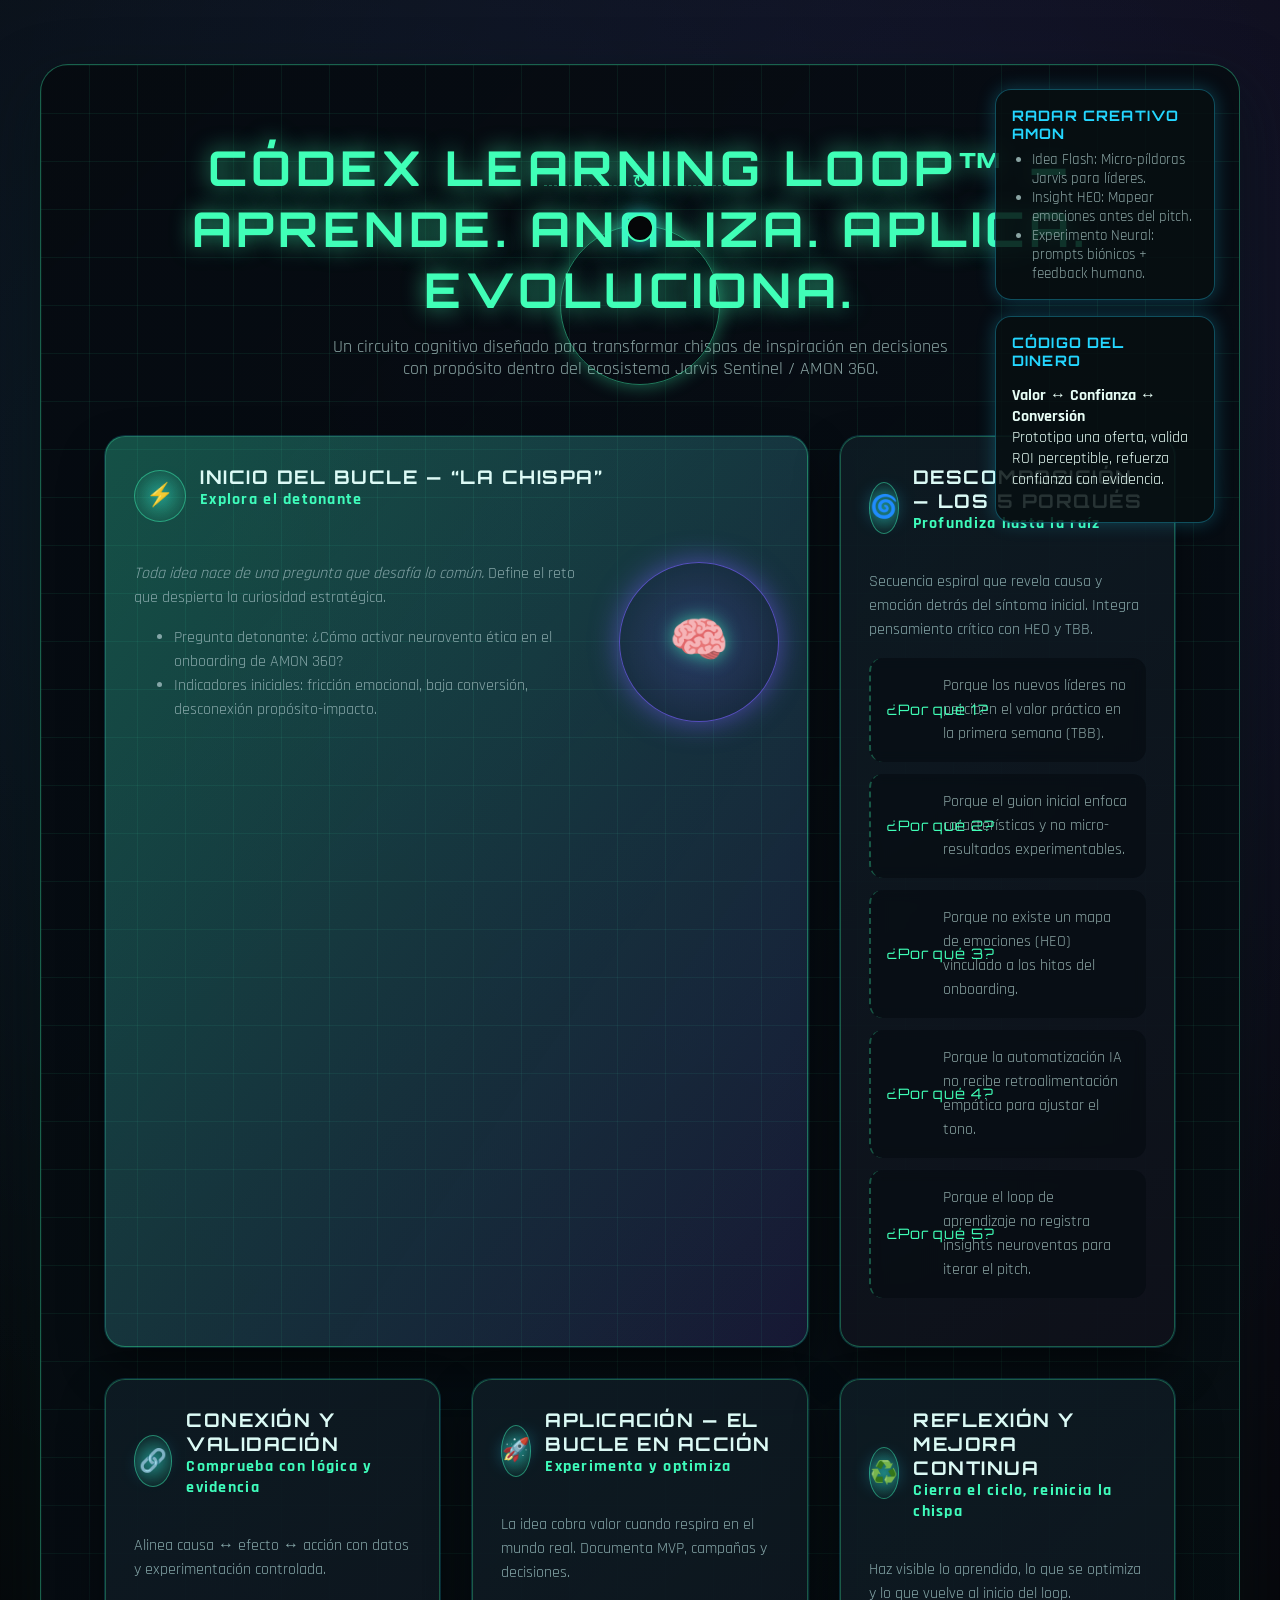
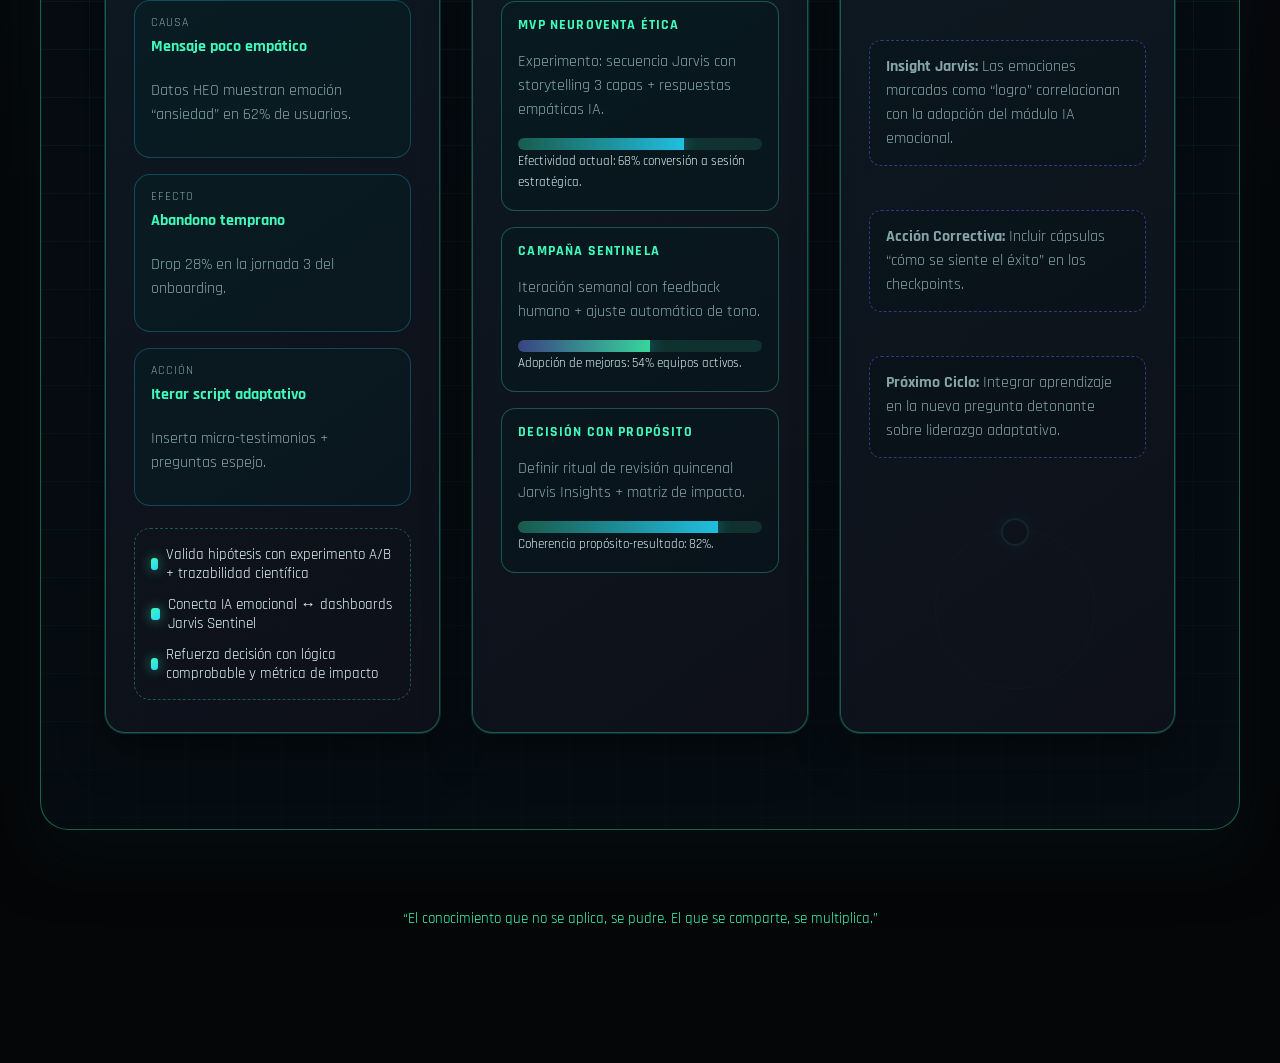
<file: index.html>
<!DOCTYPE html>
<html lang="es">
<head>
  <meta charset="UTF-8">
  <meta name="viewport" content="width=device-width, initial-scale=1.0">
  <title>Códex Learning Loop™ — Jarvis Sentinel</title>
  <link rel="preconnect" href="https://fonts.googleapis.com">
  <link rel="preconnect" href="https://fonts.gstatic.com" crossorigin>
  <link href="https://fonts.googleapis.com/css2?family=Orbitron:wght@400;600;700&family=Rajdhani:wght@400;500;600&display=swap" rel="stylesheet">
  <style>
    :root {
      --bg: #050608;
      --panel: rgba(12, 15, 20, 0.92);
      --accent: #40ffb7;
      --accent-strong: #24d6ff;
      --accent-soft: rgba(64, 255, 183, 0.18);
      --purple: #7a5cff;
      --text-main: #e7fdf5;
      --text-muted: #8aa4a3;
      --grid-line: rgba(64, 255, 183, 0.08);
      --glow: 0 0 18px rgba(36, 214, 255, 0.65);
    }

    * {
      box-sizing: border-box;
    }

    body {
      margin: 0;
      padding: 0;
      min-height: 100vh;
      background: radial-gradient(circle at 20% 20%, rgba(36, 214, 255, 0.08), transparent 55%),
                  radial-gradient(circle at 80% 10%, rgba(122, 92, 255, 0.12), transparent 60%),
                  var(--bg);
      font-family: 'Rajdhani', sans-serif;
      color: var(--text-main);
      display: flex;
      flex-direction: column;
      align-items: center;
      padding: 64px 24px 120px;
    }

    .board {
      position: relative;
      max-width: 1200px;
      width: 100%;
      background: linear-gradient(135deg, rgba(6, 10, 16, 0.95), rgba(6, 16, 20, 0.85));
      border: 1px solid rgba(64, 255, 183, 0.35);
      border-radius: 28px;
      padding: 72px 64px 96px;
      box-shadow: 0 25px 60px rgba(5, 20, 20, 0.55);
      overflow: hidden;
    }

    .board::before {
      content: "";
      position: absolute;
      inset: 0;
      background-image: linear-gradient(var(--grid-line) 1px, transparent 1px),
                        linear-gradient(90deg, var(--grid-line) 1px, transparent 1px);
      background-size: 48px 48px;
      mask: linear-gradient(180deg, rgba(0,0,0,0.85) 50%, transparent 120%);
      pointer-events: none;
    }

    header {
      text-align: center;
      margin-bottom: 56px;
      position: relative;
    }

    header h1 {
      font-family: 'Orbitron', sans-serif;
      font-size: clamp(1.8rem, 4vw, 3rem);
      letter-spacing: 0.28rem;
      text-transform: uppercase;
      color: var(--accent);
      text-shadow: 0 0 22px rgba(64, 255, 183, 0.65);
      margin: 0;
    }

    header p {
      margin: 16px auto 0;
      max-width: 640px;
      font-size: 1.1rem;
      color: var(--text-muted);
    }

    .loop-grid {
      display: grid;
      grid-template-columns: repeat(auto-fit, minmax(260px, 1fr));
      gap: 32px;
      position: relative;
    }

    .module {
      position: relative;
      background: var(--panel);
      border-radius: 20px;
      padding: 28px 28px 32px;
      border: 1px solid rgba(64, 255, 183, 0.32);
      box-shadow: 0 0 0 1px rgba(36, 214, 255, 0.18), 0 20px 45px rgba(0, 0, 0, 0.45);
      overflow: hidden;
    }

    .module::before {
      content: "";
      position: absolute;
      inset: 0;
      background: linear-gradient(145deg, rgba(36, 214, 255, 0.18), rgba(122, 92, 255, 0.08));
      opacity: 0.35;
      pointer-events: none;
    }

    .module-header {
      display: flex;
      align-items: center;
      gap: 14px;
      margin-bottom: 20px;
    }

    .icon {
      width: 52px;
      height: 52px;
      border-radius: 50%;
      border: 1px solid rgba(64, 255, 183, 0.45);
      display: grid;
      place-items: center;
      background: radial-gradient(circle, rgba(64, 255, 183, 0.35), rgba(6, 12, 18, 0.1));
      color: var(--accent);
      font-size: 1.4rem;
      text-shadow: var(--glow);
    }

    .module h2 {
      font-family: 'Orbitron', sans-serif;
      font-size: 1.18rem;
      letter-spacing: 0.08em;
      text-transform: uppercase;
      margin: 0;
    }

    .module h3 {
      font-size: 1rem;
      color: var(--accent);
      margin-top: 0;
      letter-spacing: 0.08em;
    }

    .module p,
    .module li {
      color: var(--text-muted);
      line-height: 1.5;
      font-size: 1rem;
    }

    .spark {
      grid-column: span 2;
      background: linear-gradient(125deg, rgba(64, 255, 183, 0.25), rgba(122, 92, 255, 0.12));
    }

    .spark .spark-visual {
      display: flex;
      align-items: center;
      justify-content: space-between;
      gap: 24px;
      flex-wrap: wrap;
    }

    .spark-visual .spark-text {
      flex: 1 1 280px;
    }

    .spark-visual .spark-icon {
      flex: 0 0 160px;
      height: 160px;
      border-radius: 50%;
      border: 1px solid rgba(122, 92, 255, 0.65);
      display: grid;
      place-items: center;
      background: radial-gradient(circle, rgba(122, 92, 255, 0.22), rgba(6, 10, 16, 0.35));
      box-shadow: 0 0 28px rgba(122, 92, 255, 0.55);
      color: var(--accent);
      font-size: 3rem;
      text-shadow: 0 0 18px rgba(64, 255, 183, 0.65);
    }

    .why-list {
      display: grid;
      gap: 12px;
      padding-left: 0;
      list-style: none;
      counter-reset: why;
    }

    .why-list li {
      position: relative;
      padding: 16px 16px 16px 72px;
      border-left: 2px dashed rgba(64, 255, 183, 0.3);
      border-radius: 14px;
      background: rgba(6, 12, 18, 0.68);
      backdrop-filter: blur(6px);
    }

    .why-list li::before {
      counter-increment: why;
      content: "¿Por qué " counter(why) "?";
      position: absolute;
      left: 16px;
      top: 50%;
      transform: translateY(-50%);
      color: var(--accent);
      font-family: 'Orbitron', sans-serif;
      font-size: 0.9rem;
      letter-spacing: 0.06em;
    }

    .validation-grid {
      display: grid;
      grid-template-columns: repeat(auto-fit, minmax(140px, 1fr));
      gap: 16px;
      margin-top: 18px;
    }

    .validation-card {
      background: rgba(7, 20, 24, 0.75);
      border: 1px solid rgba(36, 214, 255, 0.25);
      border-radius: 16px;
      padding: 14px 16px;
      display: flex;
      flex-direction: column;
      gap: 6px;
    }

    .validation-card span {
      font-size: 0.75rem;
      letter-spacing: 0.08em;
      text-transform: uppercase;
      color: var(--text-muted);
    }

    .validation-card strong {
      font-size: 1rem;
      color: var(--accent);
    }

    .chip-diagram {
      margin-top: 22px;
      padding: 16px;
      border: 1px dashed rgba(64, 255, 183, 0.3);
      border-radius: 16px;
      display: grid;
      grid-template-columns: repeat(auto-fit, minmax(160px, 1fr));
      gap: 12px;
    }

    .chip-diagram span {
      display: inline-flex;
      align-items: center;
      gap: 8px;
      font-size: 0.95rem;
    }

    .chip-diagram span::before {
      content: "";
      width: 12px;
      height: 12px;
      border-radius: 3px;
      background: linear-gradient(135deg, var(--accent), var(--accent-strong));
      box-shadow: 0 0 12px rgba(64, 255, 183, 0.55);
    }

    .action-metrics {
      display: grid;
      gap: 16px;
    }

    .metric {
      background: rgba(6, 16, 20, 0.75);
      border: 1px solid rgba(64, 255, 183, 0.28);
      border-radius: 14px;
      padding: 14px 16px 18px;
    }

    .metric strong {
      display: block;
      font-size: 0.9rem;
      letter-spacing: 0.08em;
      text-transform: uppercase;
      color: var(--accent);
      margin-bottom: 12px;
    }

    .progress-bar {
      position: relative;
      height: 12px;
      border-radius: 8px;
      background: rgba(64, 255, 183, 0.12);
      overflow: hidden;
    }

    .progress-bar span {
      position: absolute;
      inset: 0;
      background: linear-gradient(90deg, rgba(64, 255, 183, 0.2), rgba(36, 214, 255, 0.85));
      box-shadow: 0 0 16px rgba(36, 214, 255, 0.45);
    }

    .reflection-notes {
      display: grid;
      gap: 12px;
      margin-top: 18px;
    }

    .reflection-notes p {
      padding: 14px 16px;
      background: rgba(7, 12, 16, 0.78);
      border: 1px dashed rgba(122, 92, 255, 0.45);
      border-radius: 12px;
    }

    .connector {
      position: absolute;
      width: 160px;
      height: 160px;
      border: 1px solid rgba(36, 214, 255, 0.25);
      border-radius: 50%;
      pointer-events: none;
    }

    .connector.one {
      top: 160px;
      left: calc(50% - 80px);
      border-color: rgba(64, 255, 183, 0.45);
      box-shadow: 0 0 18px rgba(64, 255, 183, 0.4);
    }

    .connector.two {
      bottom: 140px;
      right: 12%;
      border-color: rgba(122, 92, 255, 0.45);
    }

    .connector::after {
      content: "";
      position: absolute;
      width: 24px;
      height: 24px;
      border: 2px solid var(--accent);
      border-radius: 50%;
      top: -12px;
      left: 50%;
      transform: translateX(-50%);
      background: var(--bg);
      box-shadow: var(--glow);
    }

    .loop-bridge {
      position: absolute;
      inset: 120px 42% auto 42%;
      border-top: 1px dashed rgba(64, 255, 183, 0.35);
      height: 0;
    }

    .loop-bridge::after {
      content: "↻";
      position: absolute;
      top: -16px;
      left: 50%;
      transform: translateX(-50%);
      color: var(--accent);
      font-size: 1.2rem;
      text-shadow: var(--glow);
    }

    .addons {
      position: absolute;
      top: 24px;
      right: 24px;
      width: 220px;
      display: grid;
      gap: 16px;
      z-index: 2;
    }

    .addon-card {
      background: rgba(8, 16, 18, 0.85);
      border: 1px solid rgba(36, 214, 255, 0.32);
      border-radius: 16px;
      padding: 16px;
      box-shadow: 0 0 18px rgba(36, 214, 255, 0.25);
    }

    .addon-card h4 {
      margin: 0 0 8px;
      font-family: 'Orbitron', sans-serif;
      font-size: 0.9rem;
      letter-spacing: 0.08em;
      color: var(--accent-strong);
      text-transform: uppercase;
    }

    .addon-card ul {
      margin: 0;
      padding-left: 20px;
      color: var(--text-muted);
      font-size: 0.95rem;
    }

    footer {
      margin-top: 64px;
      text-align: center;
      color: var(--text-muted);
      font-size: 0.95rem;
    }

    footer span {
      color: var(--accent);
    }

    @media (max-width: 1024px) {
      .spark {
        grid-column: span 1;
      }

      .addons {
        position: static;
        width: 100%;
        margin-bottom: 24px;
      }

      .board {
        padding: 56px 28px 88px;
      }
    }

    @media (max-width: 600px) {
      body {
        padding: 48px 16px 96px;
      }

      .module {
        padding: 24px;
      }

      .spark-visual .spark-icon {
        flex: 1 1 120px;
        height: 120px;
      }
    }
  </style>
</head>
<body>
  <div class="board">
    <div class="addons">
      <div class="addon-card">
        <h4>Radar Creativo AMON</h4>
        <ul>
          <li>Idea Flash: Micro-píldoras Jarvis para líderes.</li>
          <li>Insight HEO: Mapear emociones antes del pitch.</li>
          <li>Experimento Neural: prompts biónicos + feedback humano.</li>
        </ul>
      </div>
      <div class="addon-card">
        <h4>Código del Dinero</h4>
        <p><strong>Valor ↔ Confianza ↔ Conversión</strong><br> Prototipa una oferta, valida ROI perceptible, refuerza confianza con evidencia.</p>
      </div>
    </div>

    <header>
      <h1>CÓDEX LEARNING LOOP™ — Aprende. Analiza. Aplica. Evoluciona.</h1>
      <p>Un circuito cognitivo diseñado para transformar chispas de inspiración en decisiones con propósito dentro del ecosistema Jarvis Sentinel / AMON 360.</p>
    </header>

    <span class="loop-bridge"></span>
    <span class="connector one"></span>
    <span class="connector two"></span>

    <section class="loop-grid">
      <article class="module spark">
        <div class="module-header">
          <div class="icon">⚡</div>
          <div>
            <h2>Inicio del Bucle — “La Chispa”</h2>
            <h3>Explora el detonante</h3>
          </div>
        </div>
        <div class="spark-visual">
          <div class="spark-text">
            <p><em>Toda idea nace de una pregunta que desafía lo común.</em> Define el reto que despierta la curiosidad estratégica.</p>
            <ul>
              <li>Pregunta detonante: ¿Cómo activar neuroventa ética en el onboarding de AMON 360?</li>
              <li>Indicadores iniciales: fricción emocional, baja conversión, desconexión propósito-impacto.</li>
            </ul>
          </div>
          <div class="spark-icon">🧠</div>
        </div>
      </article>

      <article class="module">
        <div class="module-header">
          <div class="icon">🌀</div>
          <div>
            <h2>Descomposición — Los 5 Porqués</h2>
            <h3>Profundiza hasta la raíz</h3>
          </div>
        </div>
        <p>Secuencia espiral que revela causa y emoción detrás del síntoma inicial. Integra pensamiento crítico con HEO y TBB.</p>
        <ol class="why-list">
          <li>Porque los nuevos líderes no perciben el valor práctico en la primera semana (TBB).</li>
          <li>Porque el guion inicial enfoca características y no micro-resultados experimentables.</li>
          <li>Porque no existe un mapa de emociones (HEO) vinculado a los hitos del onboarding.</li>
          <li>Porque la automatización IA no recibe retroalimentación empática para ajustar el tono.</li>
          <li>Porque el loop de aprendizaje no registra insights neuroventas para iterar el pitch.</li>
        </ol>
      </article>

      <article class="module">
        <div class="module-header">
          <div class="icon">🔗</div>
          <div>
            <h2>Conexión y Validación</h2>
            <h3>Comprueba con lógica y evidencia</h3>
          </div>
        </div>
        <p>Alinea causa ↔ efecto ↔ acción con datos y experimentación controlada.</p>
        <div class="validation-grid">
          <div class="validation-card">
            <span>Causa</span>
            <strong>Mensaje poco empático</strong>
            <p>Datos HEO muestran emoción “ansiedad” en 62% de usuarios.</p>
          </div>
          <div class="validation-card">
            <span>Efecto</span>
            <strong>Abandono temprano</strong>
            <p>Drop 28% en la jornada 3 del onboarding.</p>
          </div>
          <div class="validation-card">
            <span>Acción</span>
            <strong>Iterar script adaptativo</strong>
            <p>Inserta micro-testimonios + preguntas espejo.</p>
          </div>
        </div>
        <div class="chip-diagram">
          <span>Valida hipótesis con experimento A/B + trazabilidad científica</span>
          <span>Conecta IA emocional ↔ dashboards Jarvis Sentinel</span>
          <span>Refuerza decisión con lógica comprobable y métrica de impacto</span>
        </div>
      </article>

      <article class="module">
        <div class="module-header">
          <div class="icon">🚀</div>
          <div>
            <h2>Aplicación — El Bucle en Acción</h2>
            <h3>Experimenta y optimiza</h3>
          </div>
        </div>
        <p>La idea cobra valor cuando respira en el mundo real. Documenta MVP, campañas y decisiones.</p>
        <div class="action-metrics">
          <div class="metric">
            <strong>MVP Neuroventa Ética</strong>
            <p>Experimento: secuencia Jarvis con storytelling 3 capas + respuestas empáticas IA.</p>
            <div class="progress-bar"><span style="width: 68%;"></span></div>
            <small>Efectividad actual: 68% conversión a sesión estratégica.</small>
          </div>
          <div class="metric">
            <strong>Campaña Sentinela</strong>
            <p>Iteración semanal con feedback humano + ajuste automático de tono.</p>
            <div class="progress-bar"><span style="width: 54%; background: linear-gradient(90deg, rgba(122,92,255,0.4), rgba(64,255,183,0.8));"></span></div>
            <small>Adopción de mejoras: 54% equipos activos.</small>
          </div>
          <div class="metric">
            <strong>Decisión con Propósito</strong>
            <p>Definir ritual de revisión quincenal Jarvis Insights + matriz de impacto.</p>
            <div class="progress-bar"><span style="width: 82%;"></span></div>
            <small>Coherencia propósito-resultado: 82%.</small>
          </div>
        </div>
      </article>

      <article class="module">
        <div class="module-header">
          <div class="icon">♻️</div>
          <div>
            <h2>Reflexión y Mejora Continua</h2>
            <h3>Cierra el ciclo, reinicia la chispa</h3>
          </div>
        </div>
        <p>Haz visible lo aprendido, lo que se optimiza y lo que vuelve al inicio del loop.</p>
        <div class="reflection-notes">
          <p><strong>Insight Jarvis:</strong> Las emociones marcadas como “logro” correlacionan con la adopción del módulo IA emocional.</p>
          <p><strong>Acción Correctiva:</strong> Incluir cápsulas “cómo se siente el éxito” en los checkpoints.</p>
          <p><strong>Próximo Ciclo:</strong> Integrar aprendizaje en la nueva pregunta detonante sobre liderazgo adaptativo.</p>
        </div>
      </article>
    </section>
  </div>

  <footer>
    <p><span>“El conocimiento que no se aplica, se pudre. El que se comparte, se multiplica.”</span></p>
  </footer>
</body>
</html>
</file>
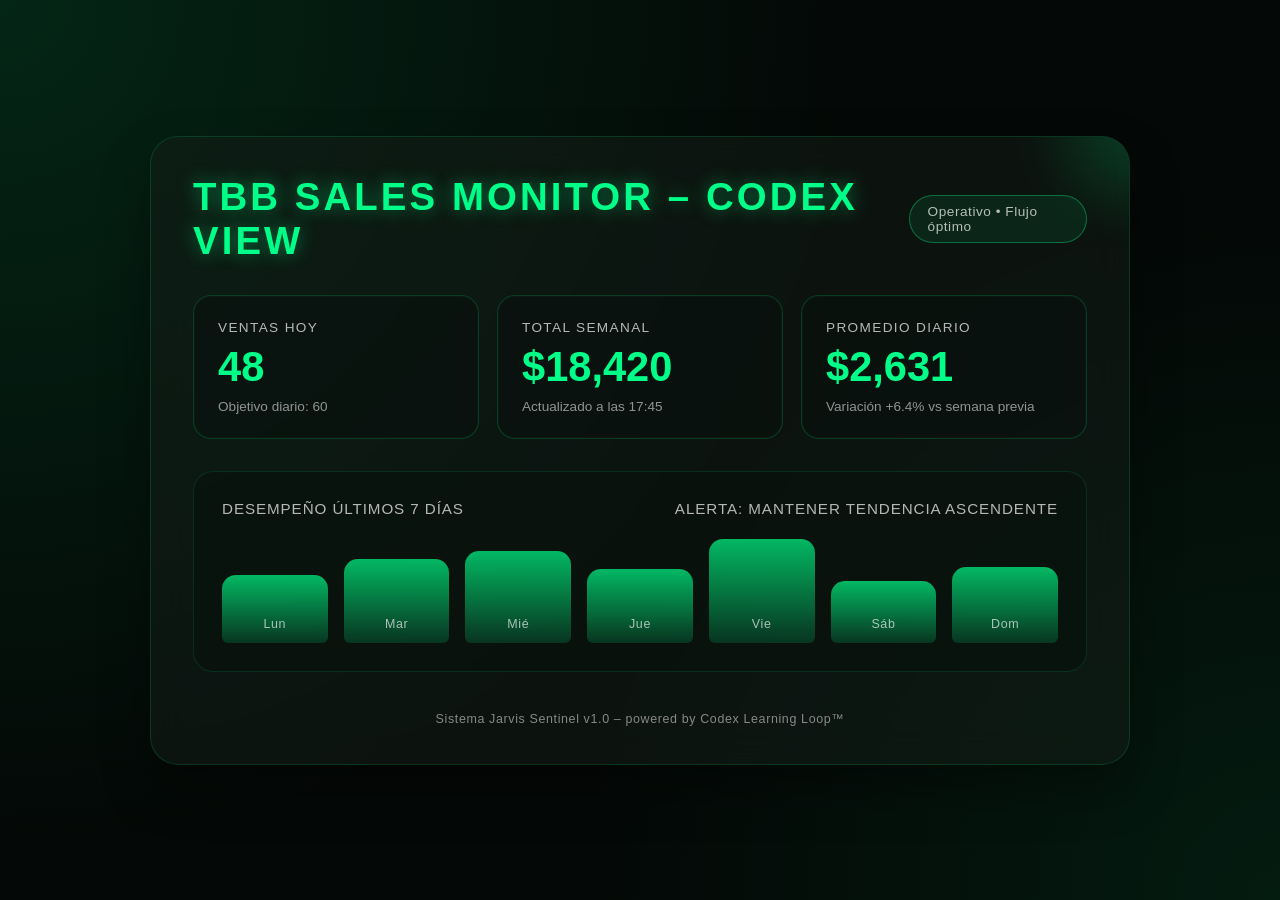
<file: dashboard.html>
<!DOCTYPE html>
<html lang="es">
<head>
    <meta charset="UTF-8" />
    <meta name="viewport" content="width=device-width, initial-scale=1.0" />
    <title>TBB Sales Monitor – Codex View</title>
    <style>
        :root {
            --bg-dark: rgba(10, 14, 12, 0.85);
            --accent: #00ff88;
            --accent-soft: rgba(0, 255, 136, 0.2);
            --card-bg: rgba(20, 30, 25, 0.55);
            --text-muted: rgba(255, 255, 255, 0.7);
            --blur: blur(18px);
            --radius: 28px;
            --shadow: 0 24px 48px rgba(0, 0, 0, 0.35);
        }

        * {
            margin: 0;
            padding: 0;
            box-sizing: border-box;
            font-family: "Poppins", "Segoe UI", sans-serif;
        }

        body {
            min-height: 100vh;
            display: flex;
            justify-content: center;
            align-items: center;
            background: radial-gradient(circle at top left, rgba(0, 255, 136, 0.12), transparent 55%),
                        radial-gradient(circle at bottom right, rgba(0, 255, 136, 0.08), transparent 45%),
                        #040806;
            color: #ffffff;
            padding: 24px;
        }

        .dashboard {
            width: min(980px, 100%);
            background: var(--card-bg);
            border-radius: var(--radius);
            box-shadow: var(--shadow);
            backdrop-filter: var(--blur);
            border: 1px solid rgba(0, 255, 136, 0.15);
            padding: 38px 42px;
            display: flex;
            flex-direction: column;
            gap: 32px;
            position: relative;
            overflow: hidden;
        }

        .dashboard::before {
            content: "";
            position: absolute;
            top: -120px;
            right: -120px;
            width: 220px;
            height: 220px;
            background: radial-gradient(circle, rgba(0, 255, 136, 0.35), transparent 70%);
            filter: blur(18px);
            opacity: 0.6;
            animation: pulseGlow 6s ease-in-out infinite;
        }

        header {
            display: flex;
            justify-content: space-between;
            align-items: center;
            gap: 16px;
        }

        h1 {
            font-size: clamp(1.8rem, 3vw, 2.4rem);
            color: var(--accent);
            letter-spacing: 0.08em;
            text-transform: uppercase;
            text-shadow: 0 0 18px rgba(0, 255, 136, 0.45);
            animation: glowText 4s ease-in-out infinite;
        }

        .status-badge {
            padding: 8px 18px;
            border-radius: 999px;
            border: 1px solid rgba(0, 255, 136, 0.35);
            background: rgba(0, 255, 136, 0.08);
            color: var(--text-muted);
            font-size: 0.85rem;
            letter-spacing: 0.04em;
        }

        .cards {
            display: grid;
            grid-template-columns: repeat(auto-fit, minmax(180px, 1fr));
            gap: 18px;
        }

        .card {
            background: rgba(10, 18, 14, 0.65);
            border-radius: calc(var(--radius) - 10px);
            padding: 24px;
            border: 1px solid rgba(0, 255, 136, 0.18);
            box-shadow: inset 0 0 0 1px rgba(255, 255, 255, 0.02);
            display: flex;
            flex-direction: column;
            gap: 8px;
            transition: transform 0.4s ease, border-color 0.4s ease, box-shadow 0.4s ease;
        }

        .card:hover {
            transform: translateY(-4px);
            border-color: rgba(0, 255, 136, 0.4);
            box-shadow: 0 12px 28px rgba(0, 0, 0, 0.35), inset 0 0 12px rgba(0, 255, 136, 0.12);
        }

        .card span.label {
            font-size: 0.85rem;
            text-transform: uppercase;
            letter-spacing: 0.1em;
            color: var(--text-muted);
        }

        .card strong {
            font-size: clamp(1.8rem, 3.5vw, 2.6rem);
            color: var(--accent);
            font-weight: 600;
        }

        .card small {
            color: rgba(255, 255, 255, 0.55);
            font-size: 0.85rem;
        }

        .chart-wrapper {
            background: rgba(10, 18, 14, 0.55);
            border-radius: calc(var(--radius) - 8px);
            border: 1px solid rgba(0, 255, 136, 0.12);
            padding: 28px;
            display: flex;
            flex-direction: column;
            gap: 22px;
        }

        .chart-header {
            display: flex;
            justify-content: space-between;
            align-items: center;
            color: var(--text-muted);
            font-size: 0.95rem;
            text-transform: uppercase;
            letter-spacing: 0.06em;
        }

        .bars {
            display: grid;
            grid-template-columns: repeat(7, minmax(0, 1fr));
            gap: 16px;
            align-items: end;
        }

        .bar {
            background: linear-gradient(180deg, rgba(0, 255, 136, 0.7) 0%, rgba(0, 255, 136, 0.15) 100%);
            border-radius: 14px 14px 6px 6px;
            position: relative;
            overflow: hidden;
            min-height: 60px;
            transition: transform 0.3s ease;
        }

        .bar:hover {
            transform: translateY(-6px);
        }

        .bar::after {
            content: attr(data-value);
            position: absolute;
            top: -28px;
            left: 50%;
            transform: translateX(-50%);
            font-size: 0.8rem;
            color: var(--text-muted);
        }

        .bar span {
            position: absolute;
            bottom: 12px;
            left: 50%;
            transform: translateX(-50%);
            font-size: 0.78rem;
            color: rgba(255, 255, 255, 0.65);
            letter-spacing: 0.05em;
        }

        footer {
            text-align: center;
            font-size: 0.78rem;
            color: rgba(255, 255, 255, 0.5);
            letter-spacing: 0.05em;
            padding-top: 8px;
        }

        @keyframes glowText {
            0%, 100% {
                text-shadow: 0 0 18px rgba(0, 255, 136, 0.35);
            }
            50% {
                text-shadow: 0 0 28px rgba(0, 255, 136, 0.75);
            }
        }

        @keyframes pulseGlow {
            0%, 100% {
                opacity: 0.4;
                transform: scale(0.95);
            }
            50% {
                opacity: 0.85;
                transform: scale(1.05);
            }
        }

        @media (max-width: 720px) {
            .dashboard {
                padding: 32px 24px;
            }

            header {
                flex-direction: column;
                align-items: flex-start;
            }

            .chart-header {
                flex-direction: column;
                align-items: flex-start;
                gap: 8px;
            }
        }
    </style>
</head>
<body>
    <main class="dashboard">
        <header>
            <h1>TBB Sales Monitor – Codex View</h1>
            <div class="status-badge">Operativo • Flujo óptimo</div>
        </header>

        <section class="cards">
            <article class="card">
                <span class="label">Ventas Hoy</span>
                <strong>48</strong>
                <small>Objetivo diario: 60</small>
            </article>
            <article class="card">
                <span class="label">Total Semanal</span>
                <strong>$18,420</strong>
                <small>Actualizado a las 17:45</small>
            </article>
            <article class="card">
                <span class="label">Promedio Diario</span>
                <strong>$2,631</strong>
                <small>Variación +6.4% vs semana previa</small>
            </article>
        </section>

        <section class="chart-wrapper">
            <div class="chart-header">
                <span>Desempeño últimos 7 días</span>
                <span>Alerta: mantener tendencia ascendente</span>
            </div>
            <div class="bars">
                <div class="bar" style="height: 68px;" data-value="$2.1k">
                    <span>Lun</span>
                </div>
                <div class="bar" style="height: 84px;" data-value="$2.6k">
                    <span>Mar</span>
                </div>
                <div class="bar" style="height: 92px;" data-value="$2.9k">
                    <span>Mié</span>
                </div>
                <div class="bar" style="height: 74px;" data-value="$2.3k">
                    <span>Jue</span>
                </div>
                <div class="bar" style="height: 104px;" data-value="$3.4k">
                    <span>Vie</span>
                </div>
                <div class="bar" style="height: 62px;" data-value="$1.8k">
                    <span>Sáb</span>
                </div>
                <div class="bar" style="height: 76px;" data-value="$2.4k">
                    <span>Dom</span>
                </div>
            </div>
        </section>

        <footer>Sistema Jarvis Sentinel v1.0 – powered by Codex Learning Loop™</footer>
    </main>
</body>
</html>
</file>
